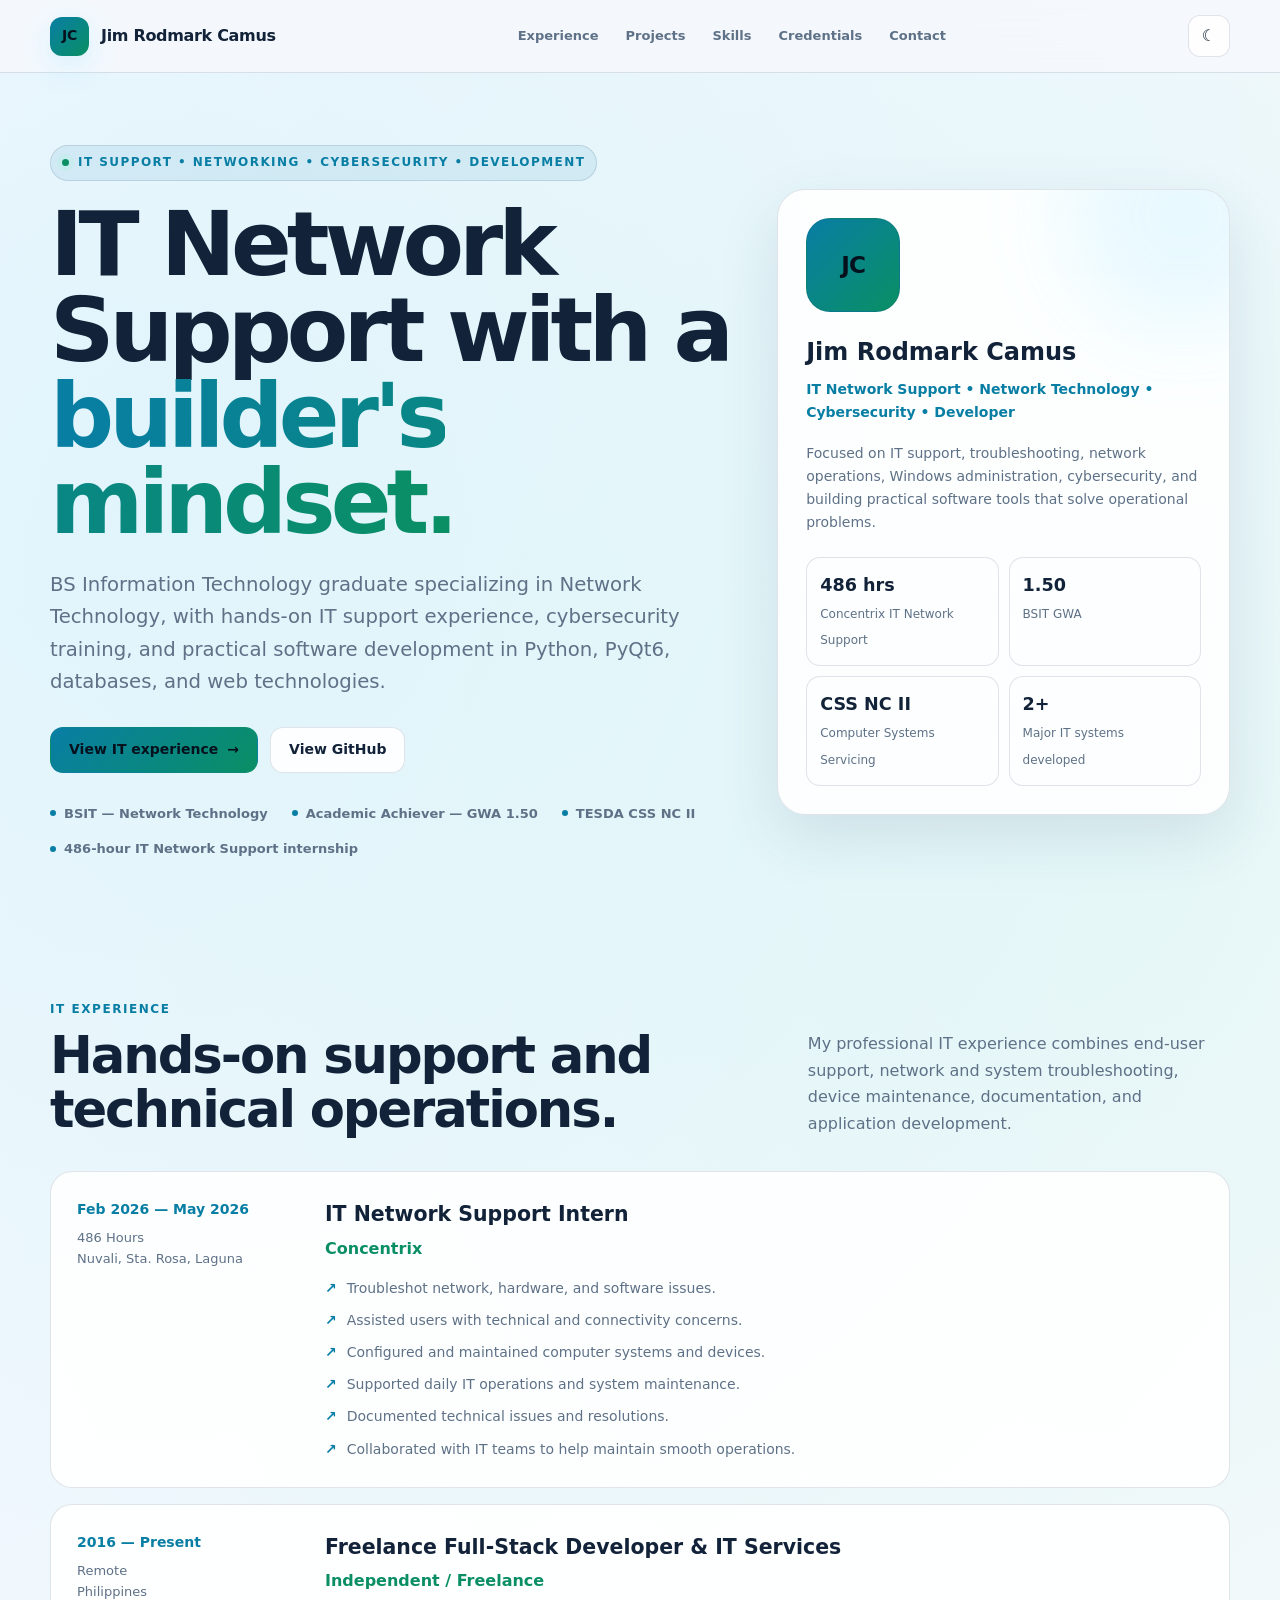
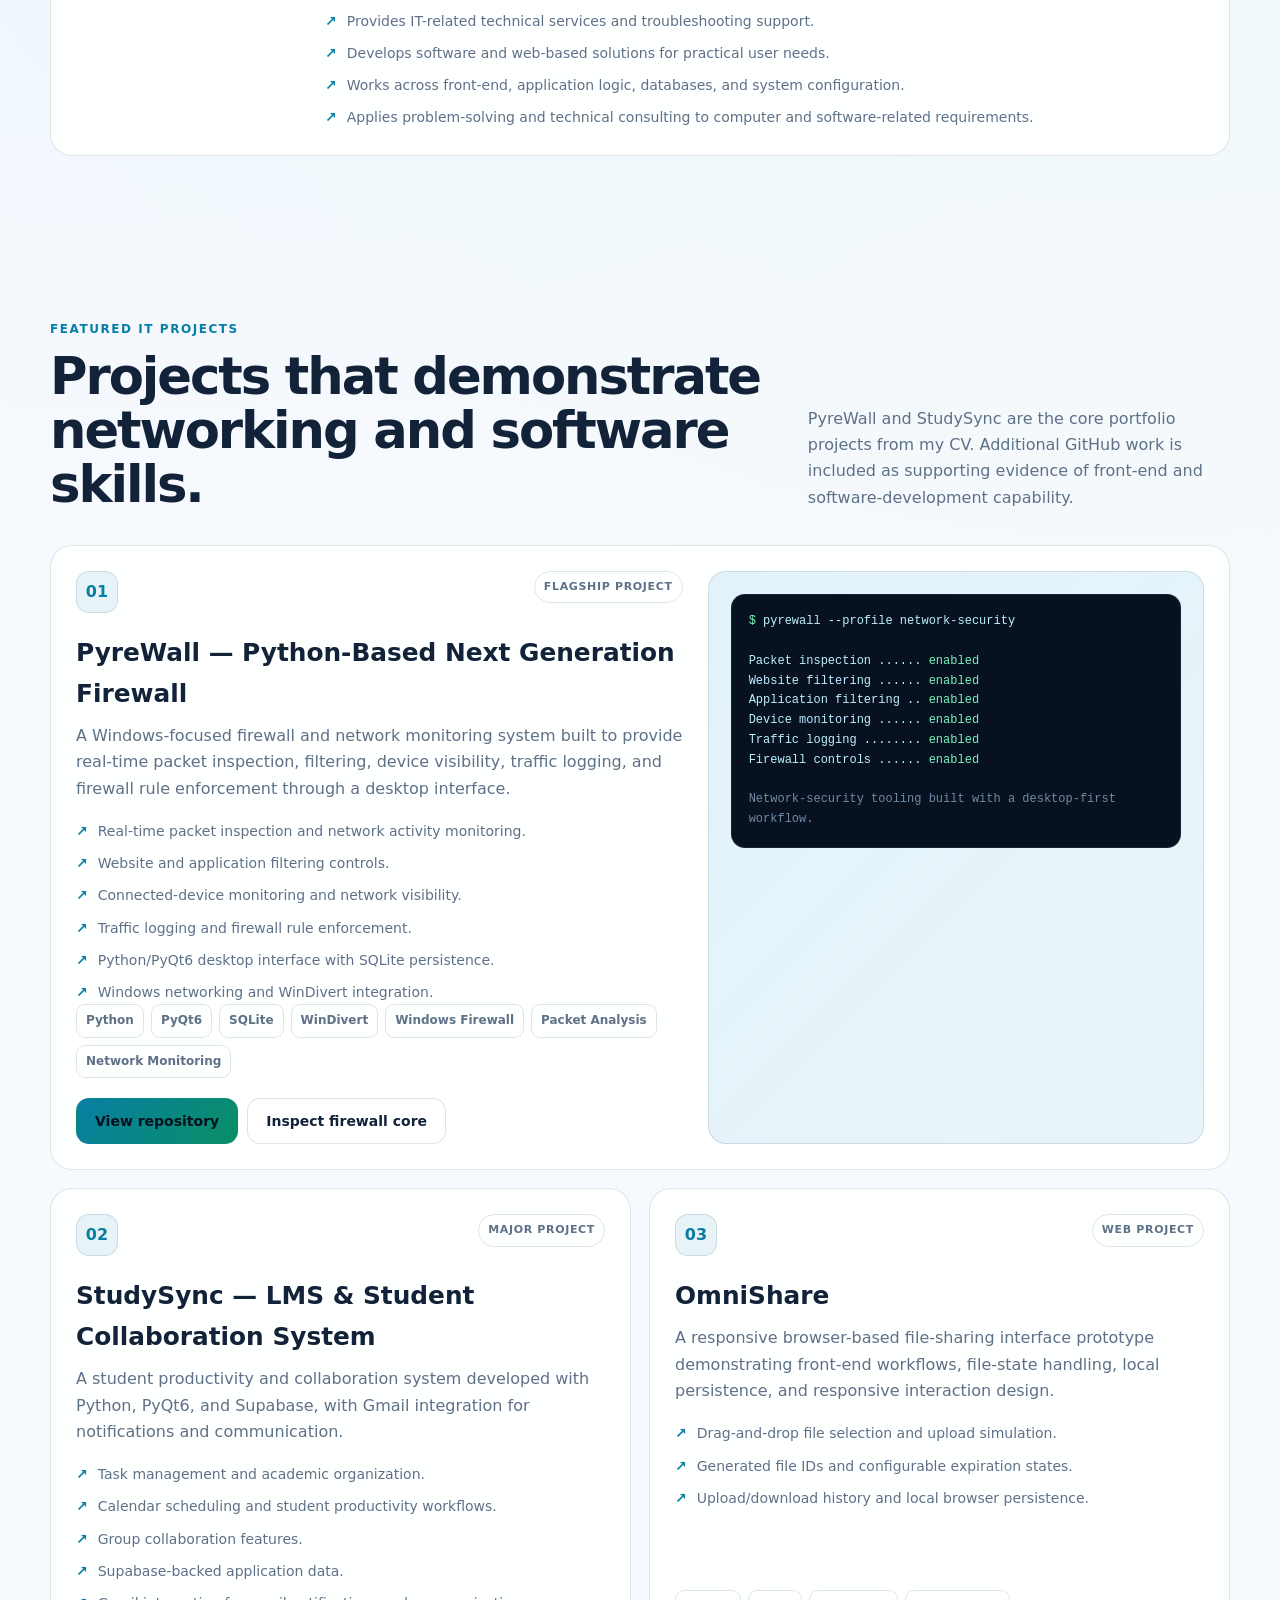
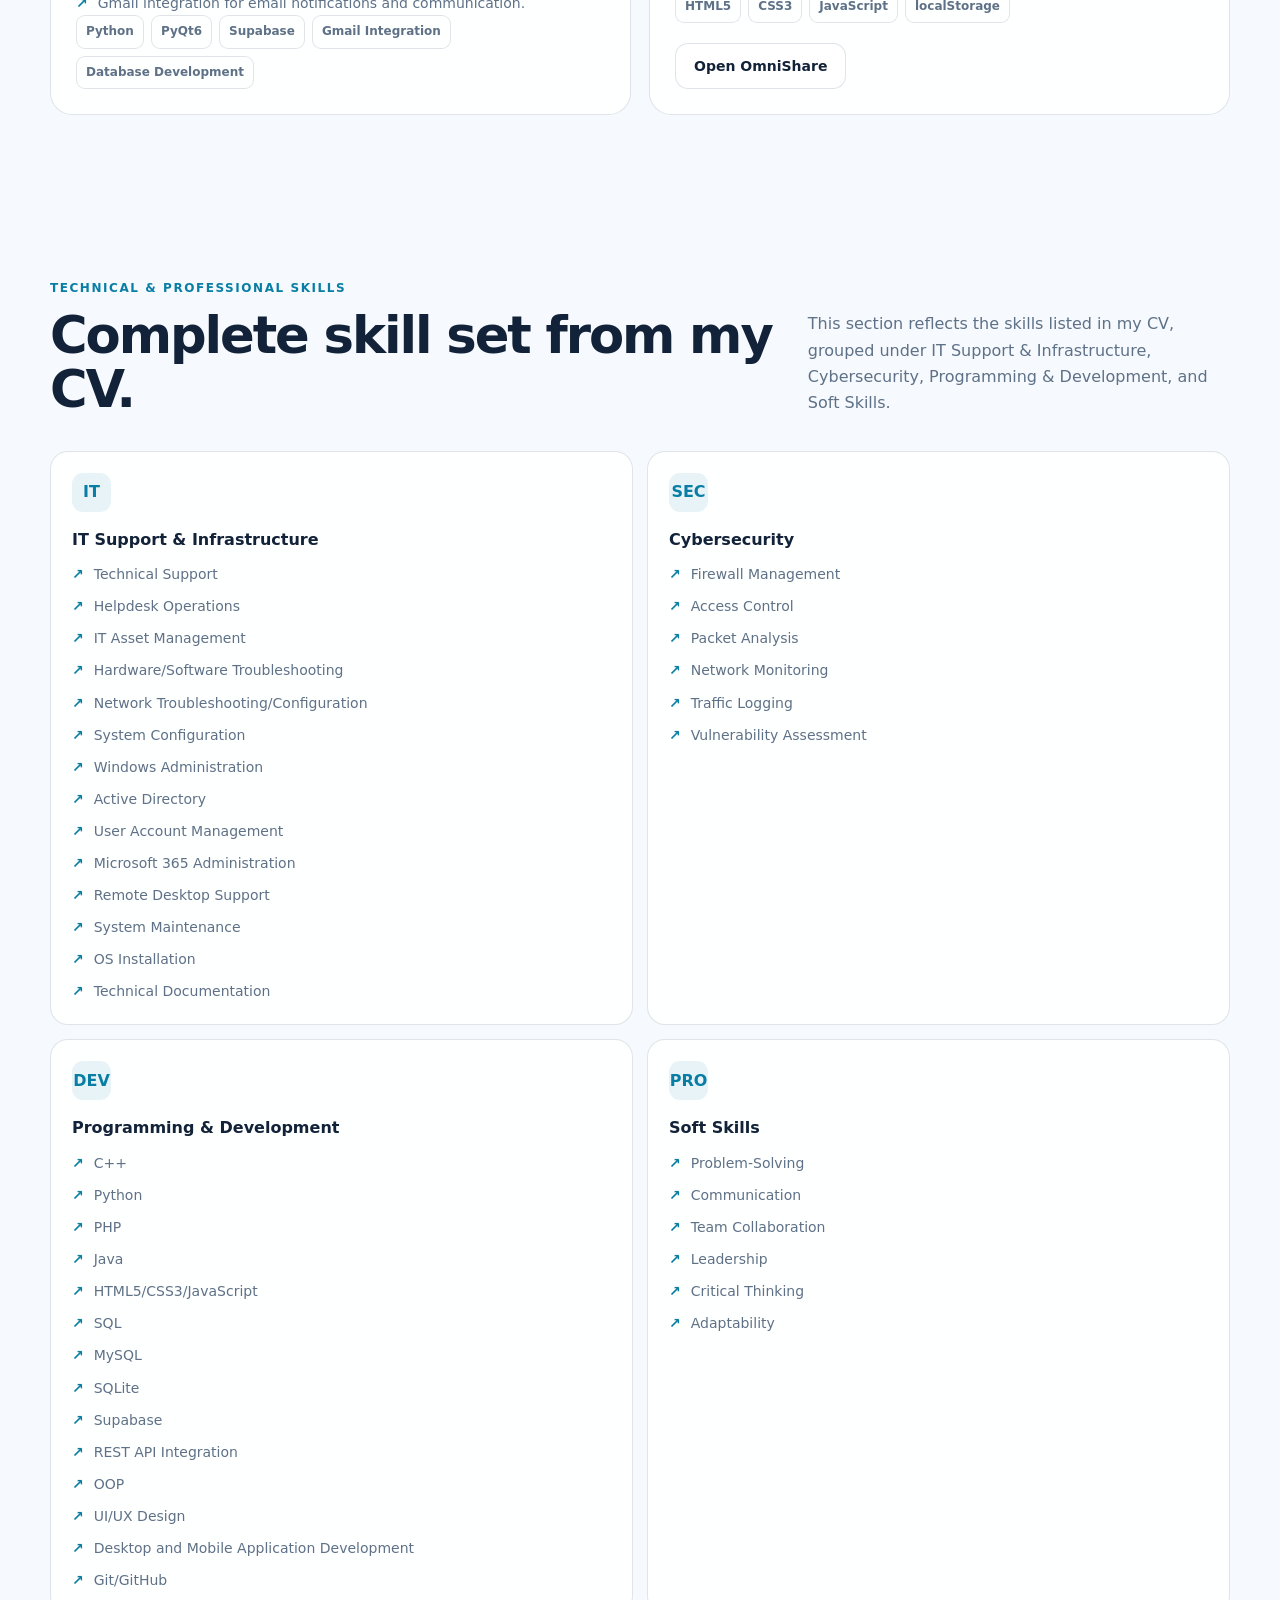
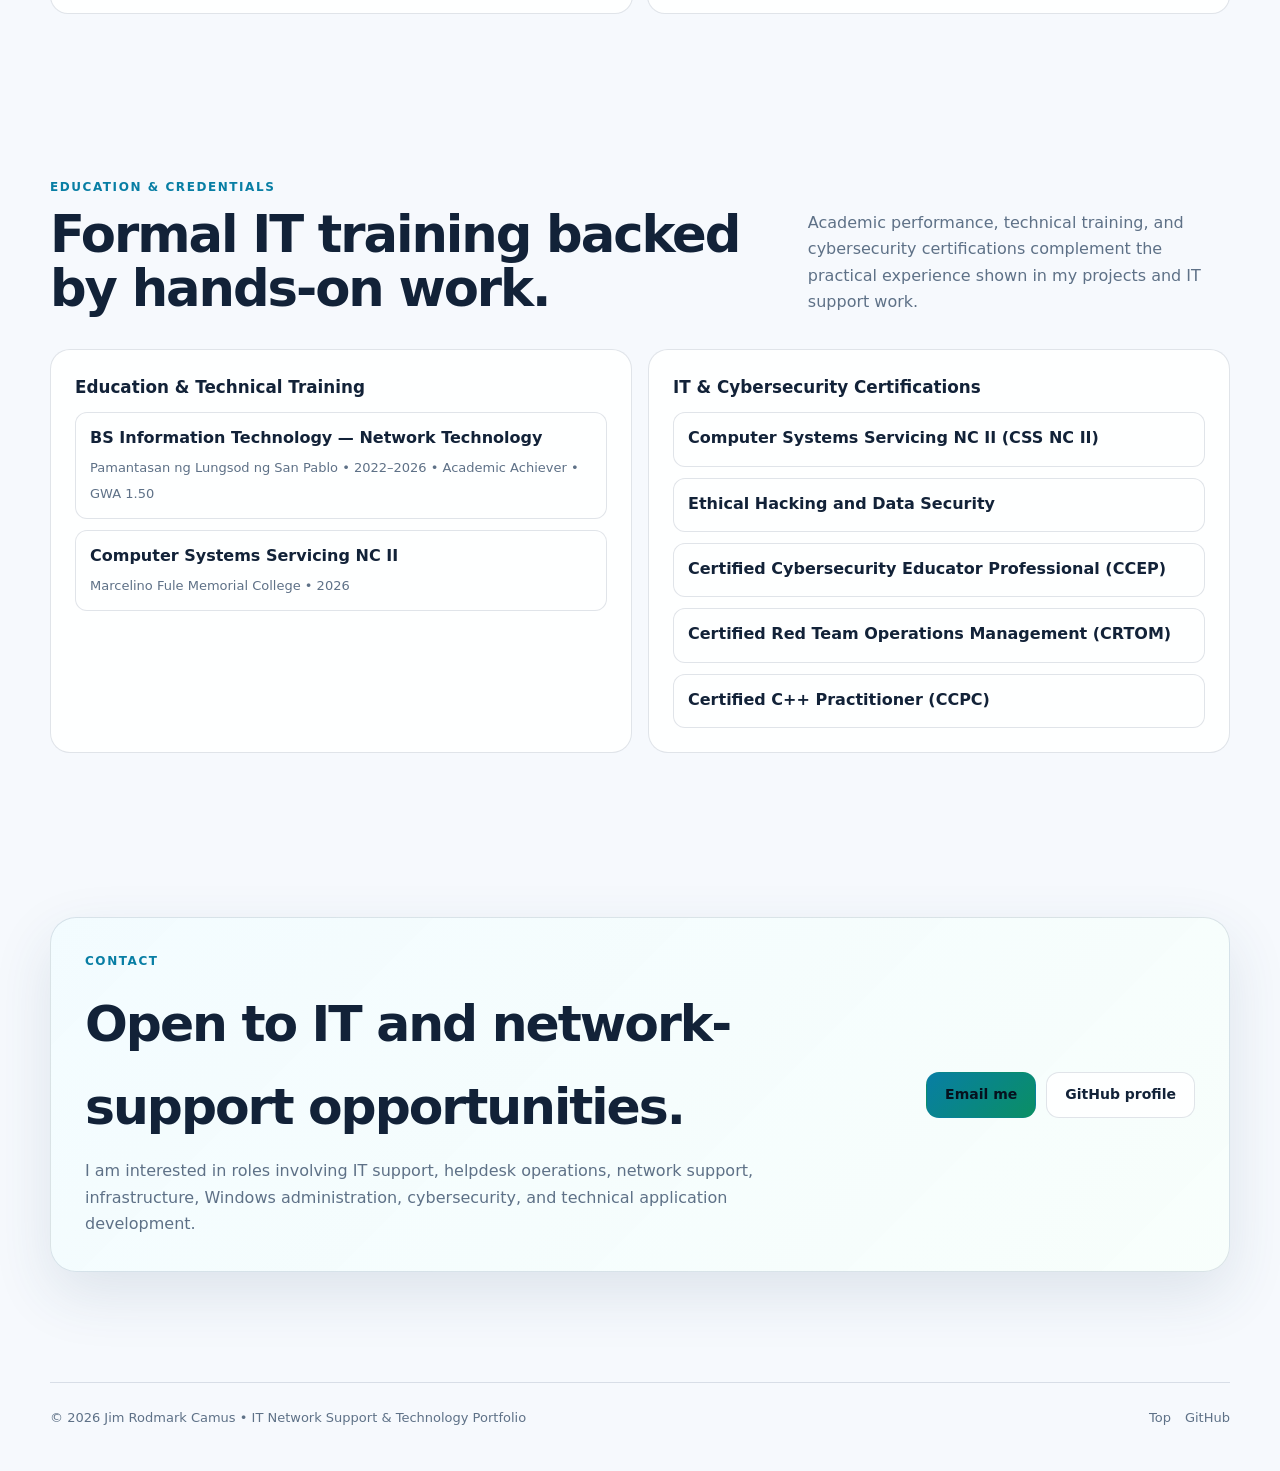
<file: portfolio-v2/index.html>
<!DOCTYPE html>
<html lang="en" data-theme="dark">
<head>
  <meta charset="UTF-8">
  <meta name="viewport" content="width=device-width, initial-scale=1.0">
  <meta name="description" content="IT portfolio of Jim Rodmark Camus — BSIT Network Technology graduate focused on IT Network Support, cybersecurity, Python desktop development, and full-stack systems.">
  <meta name="theme-color" content="#07111f">
  <title>Jim Rodmark Camus | IT Network Support & Developer</title>
  <style>
    :root {
      --bg: #07111f;
      --bg-soft: #0c1727;
      --surface: rgba(18,31,49,.86);
      --surface-solid: #111f31;
      --surface-2: #17283e;
      --text: #eef5ff;
      --muted: #9aadc3;
      --border: rgba(160,188,220,.18);
      --accent: #63d6ff;
      --accent-2: #7af0bd;
      --accent-soft: rgba(99,214,255,.11);
      --shadow: 0 24px 70px rgba(0,0,0,.28);
      --header: rgba(7,17,31,.82);
      --max: 1180px;
    }

    html[data-theme="light"] {
      --bg: #f6f9fd;
      --bg-soft: #edf3fa;
      --surface: rgba(255,255,255,.9);
      --surface-solid: #fff;
      --surface-2: #edf4fb;
      --text: #122238;
      --muted: #5e7187;
      --border: rgba(35,66,100,.14);
      --accent: #087ea4;
      --accent-2: #0a8f64;
      --accent-soft: rgba(8,126,164,.09);
      --shadow: 0 22px 60px rgba(45,72,105,.12);
      --header: rgba(246,249,253,.86);
    }

    * { box-sizing: border-box; margin: 0; padding: 0; }
    html { scroll-behavior: smooth; }
    body {
      min-height: 100vh;
      font-family: Inter, ui-sans-serif, system-ui, -apple-system, BlinkMacSystemFont, "Segoe UI", sans-serif;
      color: var(--text);
      line-height: 1.65;
      background:
        radial-gradient(circle at 10% 8%, rgba(99,214,255,.13), transparent 27%),
        radial-gradient(circle at 88% 14%, rgba(122,240,189,.09), transparent 25%),
        var(--bg);
    }

    body::before {
      content: "";
      position: fixed;
      inset: 0;
      pointer-events: none;
      z-index: -1;
      opacity: .22;
      background-image:
        linear-gradient(rgba(255,255,255,.025) 1px, transparent 1px),
        linear-gradient(90deg, rgba(255,255,255,.025) 1px, transparent 1px);
      background-size: 44px 44px;
      mask-image: linear-gradient(to bottom, #000, transparent 82%);
    }

    a { color: inherit; text-decoration: none; }
    button { font: inherit; }
    img { display: block; max-width: 100%; }
    .container { width: min(calc(100% - 40px), var(--max)); margin: 0 auto; }
    .skip-link { position: fixed; top: 12px; left: 12px; transform: translateY(-160%); padding: 10px 14px; background: var(--text); color: var(--bg); border-radius: 10px; z-index: 100; }
    .skip-link:focus { transform: translateY(0); }

    .site-header {
      position: sticky; top: 0; z-index: 40;
      background: var(--header);
      border-bottom: 1px solid var(--border);
      backdrop-filter: blur(18px);
    }

    .nav-wrap { min-height: 72px; display: flex; align-items: center; justify-content: space-between; gap: 24px; }
    .brand { display: inline-flex; align-items: center; gap: 12px; font-weight: 900; letter-spacing: -.02em; }
    .brand-mark { width: 39px; height: 39px; border-radius: 12px; display: grid; place-items: center; background: linear-gradient(135deg,var(--accent),var(--accent-2)); color: #06111e; font-size: 14px; box-shadow: 0 10px 30px rgba(99,214,255,.2); }
    .desktop-nav { display: flex; align-items: center; gap: 5px; }
    .desktop-nav a { padding: 9px 11px; border-radius: 10px; color: var(--muted); font-size: 13px; font-weight: 800; }
    .desktop-nav a:hover, .desktop-nav a:focus-visible { background: var(--accent-soft); color: var(--text); outline: none; }
    .nav-actions { display: flex; gap: 8px; }
    .icon-btn { width: 42px; height: 42px; display: grid; place-items: center; border-radius: 12px; border: 1px solid var(--border); background: var(--surface); color: var(--text); cursor: pointer; }
    .menu-btn { display: none; }
    .mobile-nav { display: none; padding-bottom: 16px; }
    .mobile-nav.open { display: grid; gap: 8px; }
    .mobile-nav a { padding: 12px 14px; border-radius: 12px; border: 1px solid var(--border); background: var(--surface); color: var(--muted); font-weight: 800; }

    main section { scroll-margin-top: 90px; }
    .hero { min-height: calc(100vh - 72px); display: grid; align-items: center; padding: 72px 0 58px; }
    .hero-grid { display: grid; grid-template-columns: minmax(0,1.2fr) minmax(300px,.8fr); gap: 48px; align-items: center; }
    .eyebrow { display: inline-flex; align-items: center; gap: 9px; padding: 7px 11px; border-radius: 999px; background: var(--accent-soft); border: 1px solid var(--border); color: var(--accent); text-transform: uppercase; letter-spacing: .12em; font-size: 12px; font-weight: 900; margin-bottom: 20px; }
    .eyebrow-dot { width: 7px; height: 7px; border-radius: 50%; background: var(--accent-2); box-shadow: 0 0 0 5px rgba(122,240,189,.11); }
    h1 { max-width: 900px; font-size: clamp(3rem,7vw,6.25rem); line-height: .96; letter-spacing: -.055em; margin-bottom: 24px; }
    .gradient { background: linear-gradient(90deg,var(--accent),var(--accent-2)); -webkit-background-clip: text; background-clip: text; color: transparent; }
    .hero-copy { max-width: 730px; color: var(--muted); font-size: clamp(1.05rem,2vw,1.23rem); margin-bottom: 28px; }
    .hero-actions { display: flex; flex-wrap: wrap; gap: 12px; margin-bottom: 30px; }
    .btn { min-height: 46px; display: inline-flex; align-items: center; justify-content: center; gap: 9px; padding: 0 18px; border-radius: 13px; border: 1px solid var(--border); font-weight: 900; font-size: 14px; transition: transform .2s ease, border-color .2s ease; }
    .btn:hover { transform: translateY(-2px); }
    .btn-primary { background: linear-gradient(135deg,var(--accent),var(--accent-2)); color: #06111e; border-color: transparent; }
    .btn-secondary { background: var(--surface); color: var(--text); }
    .hero-facts { display: flex; flex-wrap: wrap; gap: 14px 24px; color: var(--muted); font-size: 13px; font-weight: 800; }
    .hero-facts span { display: inline-flex; align-items: center; gap: 8px; }
    .fact-dot { width: 6px; height: 6px; border-radius: 50%; background: var(--accent); }

    .profile-card { position: relative; overflow: hidden; padding: 28px; border: 1px solid var(--border); border-radius: 28px; background: linear-gradient(180deg,rgba(255,255,255,.045),transparent),var(--surface); box-shadow: var(--shadow); }
    .profile-card::before { content: ""; position: absolute; width: 230px; height: 230px; border-radius: 50%; background: rgba(99,214,255,.14); filter: blur(42px); top: -90px; right: -70px; }
    .avatar { width: 94px; height: 94px; object-fit: cover; border-radius: 24px; border: 1px solid var(--border); margin-bottom: 21px; position: relative; }
    .avatar-initials { display: grid; place-items: center; background: linear-gradient(135deg,var(--accent),var(--accent-2)); color: #06111e; font-size: 1.45rem; font-weight: 900; letter-spacing: -.04em; }
    .profile-card h2 { font-size: 1.5rem; margin-bottom: 5px; position: relative; }
    .profile-role { color: var(--accent); font-size: 14px; font-weight: 900; margin-bottom: 18px; position: relative; }
    .profile-card p { color: var(--muted); font-size: 14px; position: relative; }
    .quick-stats { display: grid; grid-template-columns: repeat(2,1fr); gap: 10px; margin-top: 22px; position: relative; }
    .quick-stat { padding: 13px; border-radius: 14px; border: 1px solid var(--border); background: rgba(255,255,255,.025); }
    .quick-stat strong { display: block; color: var(--text); font-size: 1.1rem; }
    .quick-stat span { color: var(--muted); font-size: 12px; }

    .section { padding: 82px 0; }
    .section-heading { display: grid; grid-template-columns: minmax(0,1fr) minmax(260px,.58fr); gap: 30px; align-items: end; margin-bottom: 34px; }
    .section-kicker { color: var(--accent); font-size: 12px; font-weight: 900; text-transform: uppercase; letter-spacing: .13em; margin-bottom: 10px; }
    .section-heading h2 { font-size: clamp(2rem,4vw,3.45rem); line-height: 1.05; letter-spacing: -.04em; }
    .section-heading p { color: var(--muted); max-width: 540px; justify-self: end; }

    .experience-grid { display: grid; gap: 16px; }
    .experience-card { display: grid; grid-template-columns: 220px minmax(0,1fr); gap: 28px; padding: 26px; border-radius: 22px; border: 1px solid var(--border); background: var(--surface); }
    .experience-meta { color: var(--muted); font-size: 13px; }
    .experience-meta strong { display: block; color: var(--accent); font-size: 14px; margin-bottom: 6px; }
    .experience-card h3 { font-size: 1.28rem; margin-bottom: 4px; }
    .experience-card .company { color: var(--accent-2); font-weight: 800; margin-bottom: 15px; }
    .bullet-list { list-style: none; display: grid; gap: 9px; color: var(--muted); font-size: 14px; }
    .bullet-list li { display: flex; gap: 10px; }
    .bullet-list li::before { content: "↗"; color: var(--accent); font-weight: 900; }

    .projects-grid { display: grid; grid-template-columns: repeat(12,1fr); gap: 18px; }
    .project-card { grid-column: span 6; display: flex; flex-direction: column; min-height: 100%; padding: 25px; border-radius: 22px; border: 1px solid var(--border); background: var(--surface); transition: transform .22s ease, border-color .22s ease; }
    .project-card:hover { transform: translateY(-4px); border-color: rgba(99,214,255,.42); }
    .project-card.featured { grid-column: span 12; display: grid; grid-template-columns: minmax(0,1.1fr) minmax(300px,.9fr); gap: 25px; }
    .project-top { display: flex; align-items: flex-start; justify-content: space-between; gap: 16px; margin-bottom: 20px; }
    .project-number { width: 42px; height: 42px; border-radius: 13px; display: grid; place-items: center; background: var(--accent-soft); color: var(--accent); border: 1px solid var(--border); font-weight: 900; }
    .status { padding: 6px 9px; border-radius: 999px; border: 1px solid var(--border); color: var(--muted); font-size: 11px; font-weight: 900; text-transform: uppercase; letter-spacing: .06em; }
    .project-card h3 { font-size: 1.55rem; margin-bottom: 8px; }
    .project-card p { color: var(--muted); margin-bottom: 18px; }
    .tag-list { display: flex; flex-wrap: wrap; gap: 7px; margin-top: auto; }
    .tag { padding: 6px 9px; border-radius: 9px; border: 1px solid var(--border); background: rgba(255,255,255,.025); color: var(--muted); font-size: 12px; font-weight: 800; }
    .project-actions { display: flex; flex-wrap: wrap; gap: 9px; margin-top: 20px; }
    .project-panel { padding: 22px; border-radius: 18px; border: 1px solid var(--border); background: linear-gradient(135deg,rgba(99,214,255,.08),rgba(122,240,189,.04)),var(--surface-2); display: grid; gap: 18px; align-content: space-between; }
    .terminal { font-family: Consolas, "SFMono-Regular", monospace; font-size: 12px; color: #bcefff; padding: 17px; border-radius: 14px; background: #07111f; border: 1px solid rgba(255,255,255,.08); overflow: auto; }
    .terminal .ok { color: #7af0bd; }
    .terminal .dim { color: #718aa5; }

    .skills-grid { display: grid; grid-template-columns: repeat(2,1fr); gap: 14px; }
    .skill-card { padding: 21px; border: 1px solid var(--border); border-radius: 18px; background: var(--surface); }
    .skill-icon { width: 39px; height: 39px; border-radius: 11px; display: grid; place-items: center; background: var(--accent-soft); color: var(--accent); font-weight: 900; margin-bottom: 15px; }
    .skill-card h3 { font-size: 1rem; margin-bottom: 10px; }
    .skill-card p { color: var(--muted); font-size: 13px; }

    .credential-grid { display: grid; grid-template-columns: repeat(2,1fr); gap: 16px; }
    .credential-card { padding: 24px; border: 1px solid var(--border); border-radius: 20px; background: var(--surface); }
    .credential-card h3 { font-size: 1.05rem; margin-bottom: 10px; }
    .credential-card p { color: var(--muted); font-size: 14px; }
    .credential-list { list-style: none; display: grid; gap: 11px; }
    .credential-list li { padding: 12px 14px; border-radius: 12px; background: rgba(255,255,255,.025); border: 1px solid var(--border); }
    .credential-list strong { display: block; margin-bottom: 2px; }
    .credential-list span { color: var(--muted); font-size: 13px; }

    .contact-card { display: grid; grid-template-columns: minmax(0,1fr) auto; gap: 30px; align-items: center; padding: 34px; border-radius: 26px; border: 1px solid var(--border); background: linear-gradient(135deg,rgba(99,214,255,.08),rgba(122,240,189,.055)),var(--surface); box-shadow: var(--shadow); }
    .contact-card h2 { font-size: clamp(2rem,4vw,3.15rem); letter-spacing: -.04em; margin-bottom: 10px; }
    .contact-card p { color: var(--muted); max-width: 720px; }
    .contact-actions { display: flex; flex-wrap: wrap; gap: 10px; justify-content: flex-end; }

    footer { padding: 28px 0 42px; color: var(--muted); font-size: 13px; }
    .footer-wrap { display: flex; justify-content: space-between; align-items: center; gap: 20px; border-top: 1px solid var(--border); padding-top: 24px; }
    .footer-links { display: flex; gap: 14px; }
    :focus-visible { outline: 3px solid rgba(99,214,255,.55); outline-offset: 3px; }

    @media (max-width: 960px) {
      .desktop-nav { display: none; }
      .menu-btn { display: grid; }
      .hero { min-height: auto; }
      .hero-grid, .section-heading, .project-card.featured, .contact-card { grid-template-columns: 1fr; }
      .section-heading p { justify-self: start; }
      .experience-card { grid-template-columns: 1fr; gap: 14px; }
      .skills-grid { grid-template-columns: repeat(2,1fr); }
      .contact-actions { justify-content: flex-start; }
    }

    @media (max-width: 680px) {
      .container { width: min(calc(100% - 28px),var(--max)); }
      .nav-wrap { min-height: 64px; }
      .hero { padding-top: 56px; }
      h1 { font-size: clamp(2.65rem,15vw,4.4rem); }
      .quick-stats, .skills-grid, .credential-grid { grid-template-columns: 1fr; }
      .projects-grid { grid-template-columns: 1fr; }
      .project-card, .project-card.featured { grid-column: auto; }
      .hero-actions, .project-actions, .contact-actions { flex-direction: column; }
      .btn { width: 100%; }
      .footer-wrap { flex-direction: column; align-items: flex-start; }
    }

    @media (prefers-reduced-motion: reduce) {
      html { scroll-behavior: auto; }
      *, *::before, *::after { transition-duration: .01ms !important; animation-duration: .01ms !important; animation-iteration-count: 1 !important; }
    }
  </style>
</head>
<body>
  <a class="skip-link" href="#main">Skip to content</a>

  <header class="site-header">
    <div class="container">
      <div class="nav-wrap">
        <a class="brand" href="#home" aria-label="Go to home">
          <span class="brand-mark">JC</span>
          <span>Jim Rodmark Camus</span>
        </a>

        <nav class="desktop-nav" aria-label="Primary navigation">
          <a href="#experience">Experience</a>
          <a href="#projects">Projects</a>
          <a href="#skills">Skills</a>
          <a href="#credentials">Credentials</a>
          <a href="#contact">Contact</a>
        </nav>

        <div class="nav-actions">
          <button class="icon-btn" id="themeToggle" type="button" aria-label="Switch theme" title="Switch theme"><span id="themeIcon" aria-hidden="true">☼</span></button>
          <button class="icon-btn menu-btn" id="menuToggle" type="button" aria-expanded="false" aria-controls="mobileNav" aria-label="Open navigation"><span aria-hidden="true">☰</span></button>
        </div>
      </div>

      <nav class="mobile-nav" id="mobileNav" aria-label="Mobile navigation">
        <a href="#experience">Experience</a>
        <a href="#projects">Projects</a>
        <a href="#skills">Skills</a>
        <a href="#credentials">Credentials</a>
        <a href="#contact">Contact</a>
      </nav>
    </div>
  </header>

  <main id="main">
    <section class="hero" id="home">
      <div class="container hero-grid">
        <div>
          <div class="eyebrow"><span class="eyebrow-dot"></span> IT Support • Networking • Cybersecurity • Development</div>
          <h1>IT Network Support with a <span class="gradient">builder's mindset.</span></h1>
          <p class="hero-copy">
            BS Information Technology graduate specializing in Network Technology, with hands-on IT support experience,
            cybersecurity training, and practical software development in Python, PyQt6, databases, and web technologies.
          </p>

          <div class="hero-actions">
            <a class="btn btn-primary" href="#experience">View IT experience <span aria-hidden="true">→</span></a>
            <a class="btn btn-secondary" href="https://github.com/Sachibara" target="_blank" rel="noopener noreferrer">View GitHub</a>
          </div>

          <div class="hero-facts">
            <span><i class="fact-dot"></i> BSIT — Network Technology</span>
            <span><i class="fact-dot"></i> Academic Achiever — GWA 1.50</span>
            <span><i class="fact-dot"></i> TESDA CSS NC II</span>
            <span><i class="fact-dot"></i> 486-hour IT Network Support internship</span>
          </div>
        </div>

        <aside class="profile-card" aria-label="Professional profile">
          <div class="avatar avatar-initials" aria-hidden="true">JC</div>
          <h2>Jim Rodmark Camus</h2>
          <div class="profile-role">IT Network Support • Network Technology • Cybersecurity • Developer</div>
          <p>
            Focused on IT support, troubleshooting, network operations, Windows administration, cybersecurity,
            and building practical software tools that solve operational problems.
          </p>

          <div class="quick-stats">
            <div class="quick-stat"><strong>486 hrs</strong><span>Concentrix IT Network Support</span></div>
            <div class="quick-stat"><strong>1.50</strong><span>BSIT GWA</span></div>
            <div class="quick-stat"><strong>CSS NC II</strong><span>Computer Systems Servicing</span></div>
            <div class="quick-stat"><strong>2+</strong><span>Major IT systems developed</span></div>
          </div>
        </aside>
      </div>
    </section>

    <section class="section" id="experience">
      <div class="container">
        <div class="section-heading">
          <div>
            <div class="section-kicker">IT experience</div>
            <h2>Hands-on support and technical operations.</h2>
          </div>
          <p>
            My professional IT experience combines end-user support, network and system troubleshooting,
            device maintenance, documentation, and application development.
          </p>
        </div>

        <div class="experience-grid">
          <article class="experience-card">
            <div class="experience-meta">
              <strong>Feb 2026 — May 2026</strong>
              486 Hours<br>
              Nuvali, Sta. Rosa, Laguna
            </div>
            <div>
              <h3>IT Network Support Intern</h3>
              <div class="company">Concentrix</div>
              <ul class="bullet-list">
                <li>Troubleshot network, hardware, and software issues.</li>
                <li>Assisted users with technical and connectivity concerns.</li>
                <li>Configured and maintained computer systems and devices.</li>
                <li>Supported daily IT operations and system maintenance.</li>
                <li>Documented technical issues and resolutions.</li>
                <li>Collaborated with IT teams to help maintain smooth operations.</li>
              </ul>
            </div>
          </article>

          <article class="experience-card">
            <div class="experience-meta">
              <strong>2016 — Present</strong>
              Remote<br>
              Philippines
            </div>
            <div>
              <h3>Freelance Full-Stack Developer & IT Services</h3>
              <div class="company">Independent / Freelance</div>
              <ul class="bullet-list">
                <li>Provides IT-related technical services and troubleshooting support.</li>
                <li>Develops software and web-based solutions for practical user needs.</li>
                <li>Works across front-end, application logic, databases, and system configuration.</li>
                <li>Applies problem-solving and technical consulting to computer and software-related requirements.</li>
              </ul>
            </div>
          </article>
        </div>
      </div>
    </section>

    <section class="section" id="projects">
      <div class="container">
        <div class="section-heading">
          <div>
            <div class="section-kicker">Featured IT projects</div>
            <h2>Projects that demonstrate networking and software skills.</h2>
          </div>
          <p>
            PyreWall and StudySync are the core portfolio projects from my CV. Additional GitHub work is included
            as supporting evidence of front-end and software-development capability.
          </p>
        </div>

        <div class="projects-grid">
          <article class="project-card featured">
            <div>
              <div class="project-top">
                <span class="project-number">01</span>
                <span class="status">Flagship Project</span>
              </div>

              <h3>PyreWall — Python-Based Next Generation Firewall</h3>
              <p>
                A Windows-focused firewall and network monitoring system built to provide real-time packet inspection,
                filtering, device visibility, traffic logging, and firewall rule enforcement through a desktop interface.
              </p>

              <ul class="bullet-list">
                <li>Real-time packet inspection and network activity monitoring.</li>
                <li>Website and application filtering controls.</li>
                <li>Connected-device monitoring and network visibility.</li>
                <li>Traffic logging and firewall rule enforcement.</li>
                <li>Python/PyQt6 desktop interface with SQLite persistence.</li>
                <li>Windows networking and WinDivert integration.</li>
              </ul>

              <div class="tag-list" aria-label="PyreWall technologies">
                <span class="tag">Python</span><span class="tag">PyQt6</span><span class="tag">SQLite</span>
                <span class="tag">WinDivert</span><span class="tag">Windows Firewall</span><span class="tag">Packet Analysis</span>
                <span class="tag">Network Monitoring</span>
              </div>

              <div class="project-actions">
                <a class="btn btn-primary" href="https://github.com/Sachibara/Pyrewall" target="_blank" rel="noopener noreferrer">View repository</a>
                <a class="btn btn-secondary" href="https://github.com/Sachibara/Pyrewall/blob/main/core/firewall_thread.py" target="_blank" rel="noopener noreferrer">Inspect firewall core</a>
              </div>
            </div>

            <div class="project-panel" aria-hidden="true">
              <div class="terminal">
                <div><span class="ok">$</span> pyrewall --profile network-security</div><br>
                <div>Packet inspection ...... <span class="ok">enabled</span></div>
                <div>Website filtering ...... <span class="ok">enabled</span></div>
                <div>Application filtering .. <span class="ok">enabled</span></div>
                <div>Device monitoring ...... <span class="ok">enabled</span></div>
                <div>Traffic logging ........ <span class="ok">enabled</span></div>
                <div>Firewall controls ...... <span class="ok">enabled</span></div><br>
                <div class="dim">Network-security tooling built with a desktop-first workflow.</div>
              </div>
            </div>
          </article>

          <article class="project-card">
            <div class="project-top">
              <span class="project-number">02</span>
              <span class="status">Major Project</span>
            </div>
            <h3>StudySync — LMS & Student Collaboration System</h3>
            <p>
              A student productivity and collaboration system developed with Python, PyQt6, and Supabase,
              with Gmail integration for notifications and communication.
            </p>
            <ul class="bullet-list">
              <li>Task management and academic organization.</li>
              <li>Calendar scheduling and student productivity workflows.</li>
              <li>Group collaboration features.</li>
              <li>Supabase-backed application data.</li>
              <li>Gmail integration for email notifications and communication.</li>
            </ul>
            <div class="tag-list">
              <span class="tag">Python</span><span class="tag">PyQt6</span><span class="tag">Supabase</span>
              <span class="tag">Gmail Integration</span><span class="tag">Database Development</span>
            </div>
          </article>

          <article class="project-card">
            <div class="project-top">
              <span class="project-number">03</span>
              <span class="status">Web Project</span>
            </div>
            <h3><a href="https://finalomnishare.vercel.app" target="_blank" rel="noopener noreferrer">OmniShare</a></h3>
            <p>
              A responsive browser-based file-sharing interface prototype demonstrating front-end workflows,
              file-state handling, local persistence, and responsive interaction design.
            </p>
            <ul class="bullet-list">
              <li>Drag-and-drop file selection and upload simulation.</li>
              <li>Generated file IDs and configurable expiration states.</li>
              <li>Upload/download history and local browser persistence.</li>
            </ul>
            <div class="tag-list">
              <span class="tag">HTML5</span><span class="tag">CSS3</span><span class="tag">JavaScript</span><span class="tag">localStorage</span>
            </div>
            <div class="project-actions">
              <a class="btn btn-secondary" href="https://finalomnishare.vercel.app" target="_blank" rel="noopener noreferrer">Open OmniShare</a>
            </div>
          </article>
        </div>
      </div>
    </section>

    <section class="section" id="skills">
      <div class="container">
        <div class="section-heading">
          <div>
            <div class="section-kicker">Technical & professional skills</div>
            <h2>Complete skill set from my CV.</h2>
          </div>
          <p>
            This section reflects the skills listed in my CV, grouped under IT Support & Infrastructure,
            Cybersecurity, Programming & Development, and Soft Skills.
          </p>
        </div>

        <div class="skills-grid">
          <article class="skill-card">
            <div class="skill-icon">IT</div>
            <h3>IT Support & Infrastructure</h3>
            <ul class="bullet-list">
              <li>Technical Support</li>
              <li>Helpdesk Operations</li>
              <li>IT Asset Management</li>
              <li>Hardware/Software Troubleshooting</li>
              <li>Network Troubleshooting/Configuration</li>
              <li>System Configuration</li>
              <li>Windows Administration</li>
              <li>Active Directory</li>
              <li>User Account Management</li>
              <li>Microsoft 365 Administration</li>
              <li>Remote Desktop Support</li>
              <li>System Maintenance</li>
              <li>OS Installation</li>
              <li>Technical Documentation</li>
            </ul>
          </article>

          <article class="skill-card">
            <div class="skill-icon">SEC</div>
            <h3>Cybersecurity</h3>
            <ul class="bullet-list">
              <li>Firewall Management</li>
              <li>Access Control</li>
              <li>Packet Analysis</li>
              <li>Network Monitoring</li>
              <li>Traffic Logging</li>
              <li>Vulnerability Assessment</li>
            </ul>
          </article>

          <article class="skill-card">
            <div class="skill-icon">DEV</div>
            <h3>Programming & Development</h3>
            <ul class="bullet-list">
              <li>C++</li>
              <li>Python</li>
              <li>PHP</li>
              <li>Java</li>
              <li>HTML5/CSS3/JavaScript</li>
              <li>SQL</li>
              <li>MySQL</li>
              <li>SQLite</li>
              <li>Supabase</li>
              <li>REST API Integration</li>
              <li>OOP</li>
              <li>UI/UX Design</li>
              <li>Desktop and Mobile Application Development</li>
              <li>Git/GitHub</li>
            </ul>
          </article>

          <article class="skill-card">
            <div class="skill-icon">PRO</div>
            <h3>Soft Skills</h3>
            <ul class="bullet-list">
              <li>Problem-Solving</li>
              <li>Communication</li>
              <li>Team Collaboration</li>
              <li>Leadership</li>
              <li>Critical Thinking</li>
              <li>Adaptability</li>
            </ul>
          </article>
        </div>
      </div>
    </section>

    <section class="section" id="credentials">
      <div class="container">
        <div class="section-heading">
          <div>
            <div class="section-kicker">Education & credentials</div>
            <h2>Formal IT training backed by hands-on work.</h2>
          </div>
          <p>
            Academic performance, technical training, and cybersecurity certifications complement the practical
            experience shown in my projects and IT support work.
          </p>
        </div>

        <div class="credential-grid">
          <article class="credential-card">
            <h3>Education & Technical Training</h3>
            <ul class="credential-list">
              <li>
                <strong>BS Information Technology — Network Technology</strong>
                <span>Pamantasan ng Lungsod ng San Pablo • 2022–2026 • Academic Achiever • GWA 1.50</span>
              </li>
              <li>
                <strong>Computer Systems Servicing NC II</strong>
                <span>Marcelino Fule Memorial College • 2026</span>
              </li>
            </ul>
          </article>

          <article class="credential-card">
            <h3>IT & Cybersecurity Certifications</h3>
            <ul class="credential-list">
              <li><strong>Computer Systems Servicing NC II (CSS NC II)</strong></li>
              <li><strong>Ethical Hacking and Data Security</strong></li>
              <li><strong>Certified Cybersecurity Educator Professional (CCEP)</strong></li>
              <li><strong>Certified Red Team Operations Management (CRTOM)</strong></li>
              <li><strong>Certified C++ Practitioner (CCPC)</strong></li>
            </ul>
          </article>
        </div>
      </div>
    </section>

    <section class="section" id="contact">
      <div class="container">
        <div class="contact-card">
          <div>
            <div class="section-kicker">Contact</div>
            <h2>Open to IT and network-support opportunities.</h2>
            <p>
              I am interested in roles involving IT support, helpdesk operations, network support, infrastructure,
              Windows administration, cybersecurity, and technical application development.
            </p>
          </div>
          <div class="contact-actions">
            <a class="btn btn-primary" href="mailto:markcamus06@gmail.com">Email me</a>
            <a class="btn btn-secondary" href="https://github.com/Sachibara" target="_blank" rel="noopener noreferrer">GitHub profile</a>
          </div>
        </div>
      </div>
    </section>
  </main>

  <footer>
    <div class="container footer-wrap">
      <div>© <span id="year"></span> Jim Rodmark Camus • IT Network Support & Technology Portfolio</div>
      <div class="footer-links">
        <a href="#home">Top</a>
        <a href="https://github.com/Sachibara" target="_blank" rel="noopener noreferrer">GitHub</a>
      </div>
    </div>
  </footer>

  <script>
    (function () {
      "use strict";

      var root = document.documentElement;
      var themeToggle = document.getElementById("themeToggle");
      var themeIcon = document.getElementById("themeIcon");
      var menuToggle = document.getElementById("menuToggle");
      var mobileNav = document.getElementById("mobileNav");

      function preferredTheme() {
        var saved = localStorage.getItem("portfolio-theme");
        if (saved === "light" || saved === "dark") return saved;
        return window.matchMedia && window.matchMedia("(prefers-color-scheme: light)").matches ? "light" : "dark";
      }

      function setTheme(theme) {
        root.setAttribute("data-theme", theme);
        themeIcon.textContent = theme === "dark" ? "☼" : "☾";
        themeToggle.setAttribute("aria-label", theme === "dark" ? "Switch to light theme" : "Switch to dark theme");
        localStorage.setItem("portfolio-theme", theme);
      }

      setTheme(preferredTheme());

      themeToggle.addEventListener("click", function () {
        setTheme(root.getAttribute("data-theme") === "dark" ? "light" : "dark");
      });

      menuToggle.addEventListener("click", function () {
        var open = mobileNav.classList.toggle("open");
        menuToggle.setAttribute("aria-expanded", String(open));
        menuToggle.setAttribute("aria-label", open ? "Close navigation" : "Open navigation");
      });

      mobileNav.querySelectorAll("a").forEach(function (link) {
        link.addEventListener("click", function () {
          mobileNav.classList.remove("open");
          menuToggle.setAttribute("aria-expanded", "false");
        });
      });

      document.getElementById("year").textContent = String(new Date().getFullYear());
    })();
  </script>
</body>
</html>
</file>
